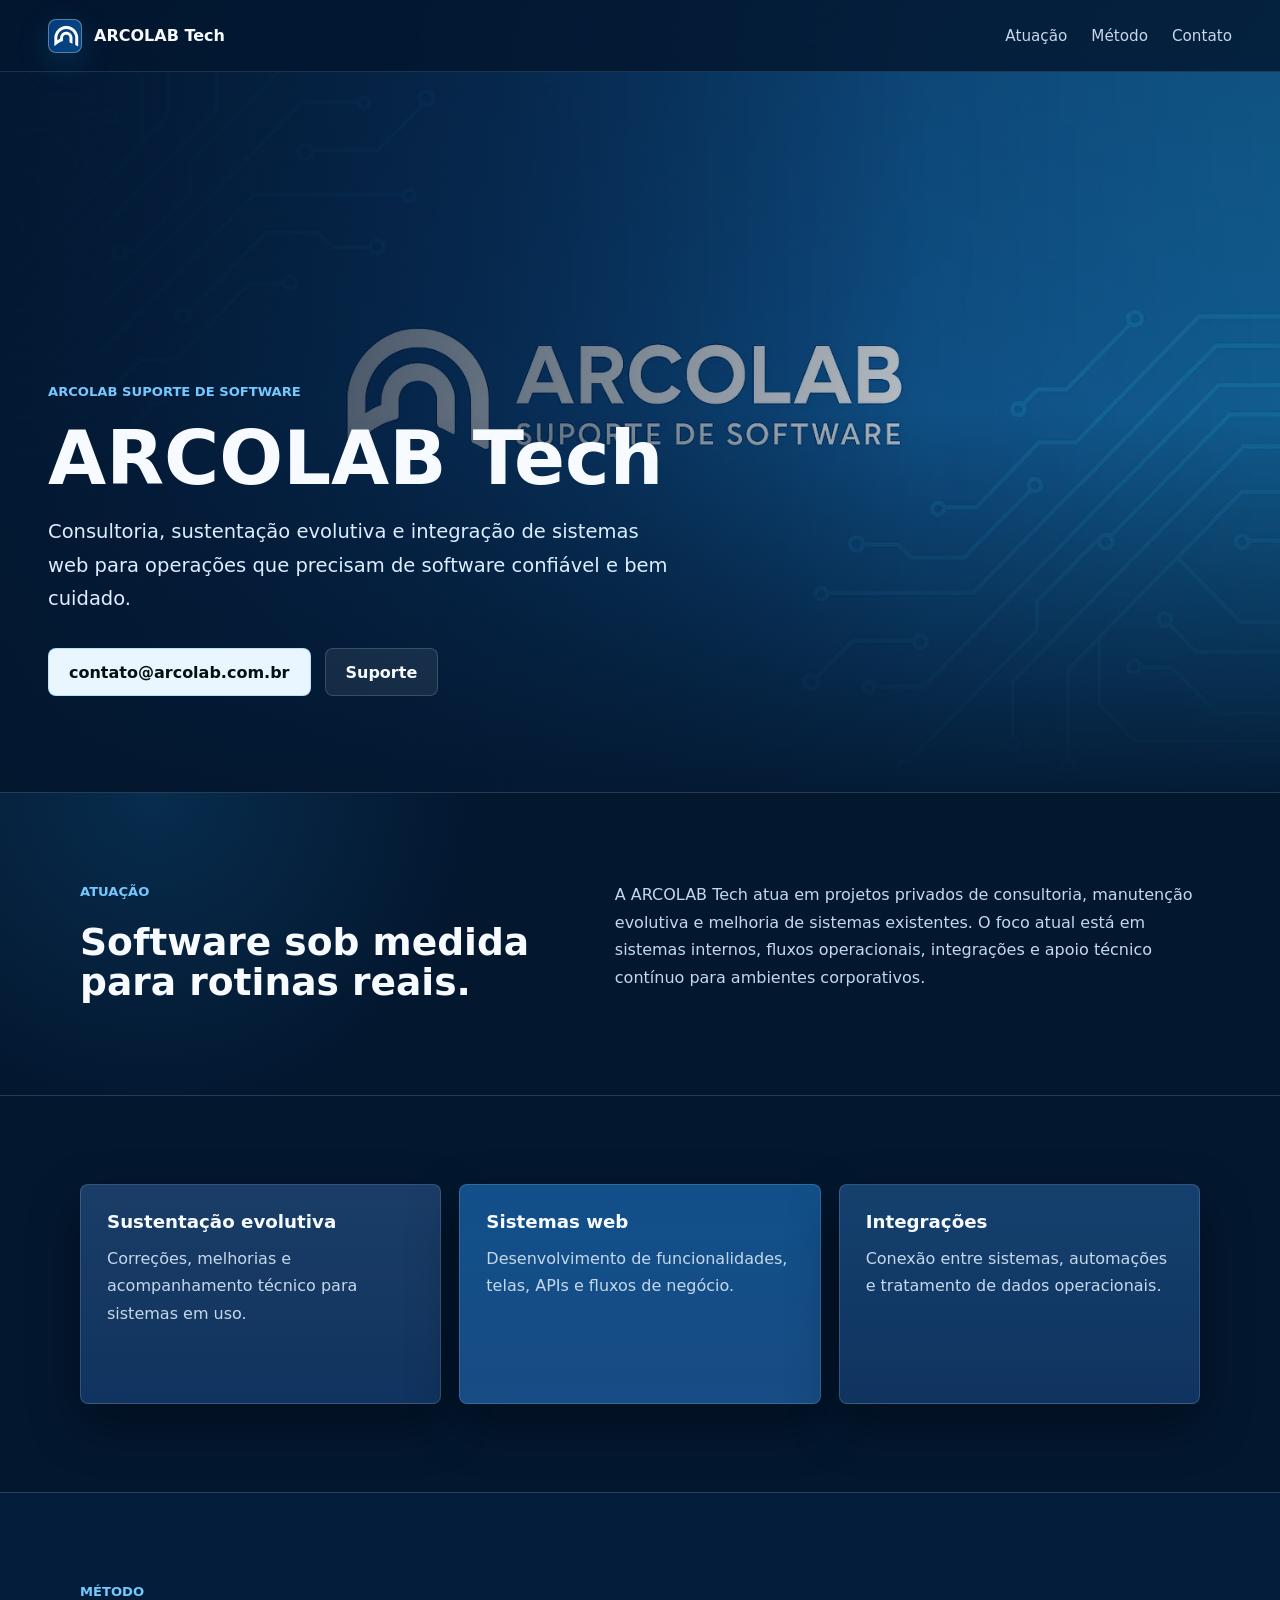
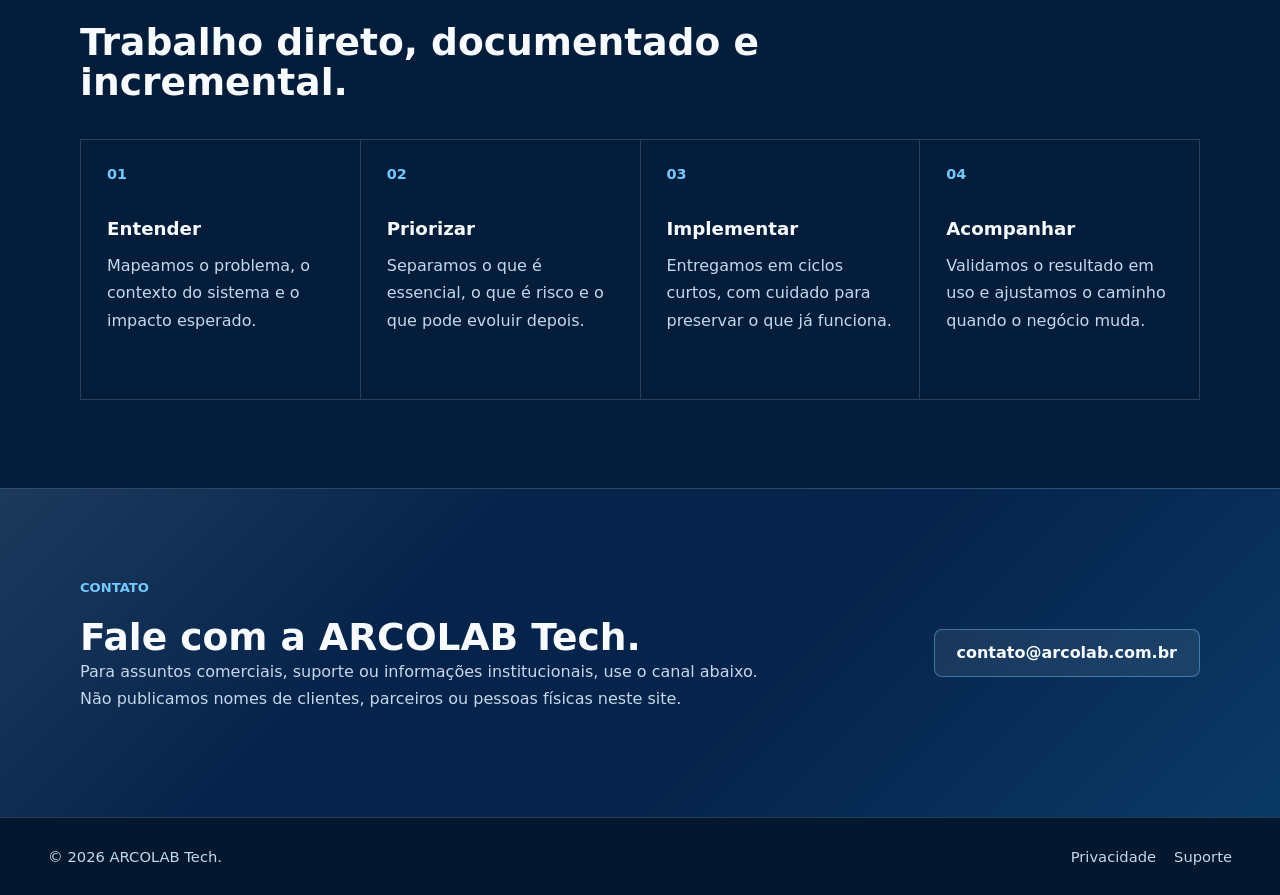
<file: index.html>
<!doctype html>
<html lang="pt-BR">
  <head>
    <meta charset="utf-8" />
    <meta name="viewport" content="width=device-width, initial-scale=1" />
    <title>ARCOLAB Tech | Consultoria de Software</title>
    <meta
      name="description"
      content="ARCOLAB Tech presta consultoria de software para evolução, sustentação e integração de sistemas web corporativos."
    />
    <meta name="theme-color" content="#0a1718" />
    <meta property="og:title" content="ARCOLAB Tech" />
    <meta
      property="og:description"
      content="Consultoria de software para evolução, sustentação e integração de sistemas web corporativos."
    />
    <meta property="og:type" content="website" />
    <meta property="og:url" content="https://tech.arcolab.com.br/" />
    <meta property="og:image" content="https://tech.arcolab.com.br/assets/arcolab-institutional-bg.png" />
    <link rel="canonical" href="https://tech.arcolab.com.br/" />
    <link rel="icon" href="assets/icons/favicon-32.png" sizes="32x32" type="image/png" />
    <link rel="icon" href="assets/icons/favicon-64.png" sizes="64x64" type="image/png" />
    <link rel="apple-touch-icon" href="assets/icons/apple-touch-icon.png" />
    <link rel="stylesheet" href="styles.css" />
  </head>
  <body>
    <header class="site-header" aria-label="Navegação principal">
      <a class="brand" href="index.html" aria-label="ARCOLAB Tech">
        <span class="brand-mark" aria-hidden="true"></span>
        <span>ARCOLAB Tech</span>
      </a>
      <nav class="nav-links" aria-label="Links principais">
        <a href="#atuacao">Atuação</a>
        <a href="#metodo">Método</a>
        <a href="#contato">Contato</a>
      </nav>
    </header>

    <main>
      <section class="hero" aria-label="Apresentação da ARCOLAB Tech">
        <picture class="hero-media" aria-hidden="true">
          <source srcset="assets/arcolab-institutional-bg.webp" type="image/webp" />
          <img src="assets/arcolab-institutional-bg.png" alt="" fetchpriority="high" />
        </picture>
        <div class="hero-overlay" aria-hidden="true"></div>
        <div class="hero-content">
          <p class="eyebrow">ARCOLAB Suporte de Software</p>
          <h1>ARCOLAB Tech</h1>
          <p class="hero-copy">
            Consultoria, sustentação evolutiva e integração de sistemas web para
            operações que precisam de software confiável e bem cuidado.
          </p>
          <div class="hero-actions">
            <a class="button button-primary" href="mailto:contato@arcolab.com.br">contato@arcolab.com.br</a>
            <a class="button button-secondary" href="support.html">Suporte</a>
          </div>
        </div>
      </section>

      <section class="section section-intro" id="atuacao">
        <div class="section-inner split">
          <div>
            <p class="eyebrow">Atuação</p>
            <h2>Software sob medida para rotinas reais.</h2>
          </div>
          <p>
            A ARCOLAB Tech atua em projetos privados de consultoria, manutenção
            evolutiva e melhoria de sistemas existentes. O foco atual está em
            sistemas internos, fluxos operacionais, integrações e apoio técnico
            contínuo para ambientes corporativos.
          </p>
        </div>
      </section>

      <section class="section section-services" aria-label="Serviços">
        <div class="section-inner service-grid">
          <article class="service-card">
            <h3>Sustentação evolutiva</h3>
            <p>Correções, melhorias e acompanhamento técnico para sistemas em uso.</p>
          </article>
          <article class="service-card">
            <h3>Sistemas web</h3>
            <p>Desenvolvimento de funcionalidades, telas, APIs e fluxos de negócio.</p>
          </article>
          <article class="service-card">
            <h3>Integrações</h3>
            <p>Conexão entre sistemas, automações e tratamento de dados operacionais.</p>
          </article>
        </div>
      </section>

      <section class="section section-process" id="metodo">
        <div class="section-inner">
          <div class="section-heading">
            <p class="eyebrow">Método</p>
            <h2>Trabalho direto, documentado e incremental.</h2>
          </div>
          <div class="process-list">
            <div class="process-item">
              <span>01</span>
              <h3>Entender</h3>
              <p>Mapeamos o problema, o contexto do sistema e o impacto esperado.</p>
            </div>
            <div class="process-item">
              <span>02</span>
              <h3>Priorizar</h3>
              <p>Separamos o que é essencial, o que é risco e o que pode evoluir depois.</p>
            </div>
            <div class="process-item">
              <span>03</span>
              <h3>Implementar</h3>
              <p>Entregamos em ciclos curtos, com cuidado para preservar o que já funciona.</p>
            </div>
            <div class="process-item">
              <span>04</span>
              <h3>Acompanhar</h3>
              <p>Validamos o resultado em uso e ajustamos o caminho quando o negócio muda.</p>
            </div>
          </div>
        </div>
      </section>

      <section class="section section-contact" id="contato">
        <div class="section-inner contact-panel">
          <div>
            <p class="eyebrow">Contato</p>
            <h2>Fale com a ARCOLAB Tech.</h2>
            <p>
              Para assuntos comerciais, suporte ou informações institucionais,
              use o canal abaixo. Não publicamos nomes de clientes, parceiros ou
              pessoas físicas neste site.
            </p>
          </div>
          <a class="contact-link" href="mailto:contato@arcolab.com.br">contato@arcolab.com.br</a>
        </div>
      </section>
    </main>

    <footer class="site-footer">
      <span>&copy; <span id="current-year">2026</span> ARCOLAB Tech.</span>
      <span class="footer-links">
        <a href="privacy.html">Privacidade</a>
        <a href="support.html">Suporte</a>
      </span>
    </footer>

    <script src="script.js"></script>
  </body>
</html>
</file>
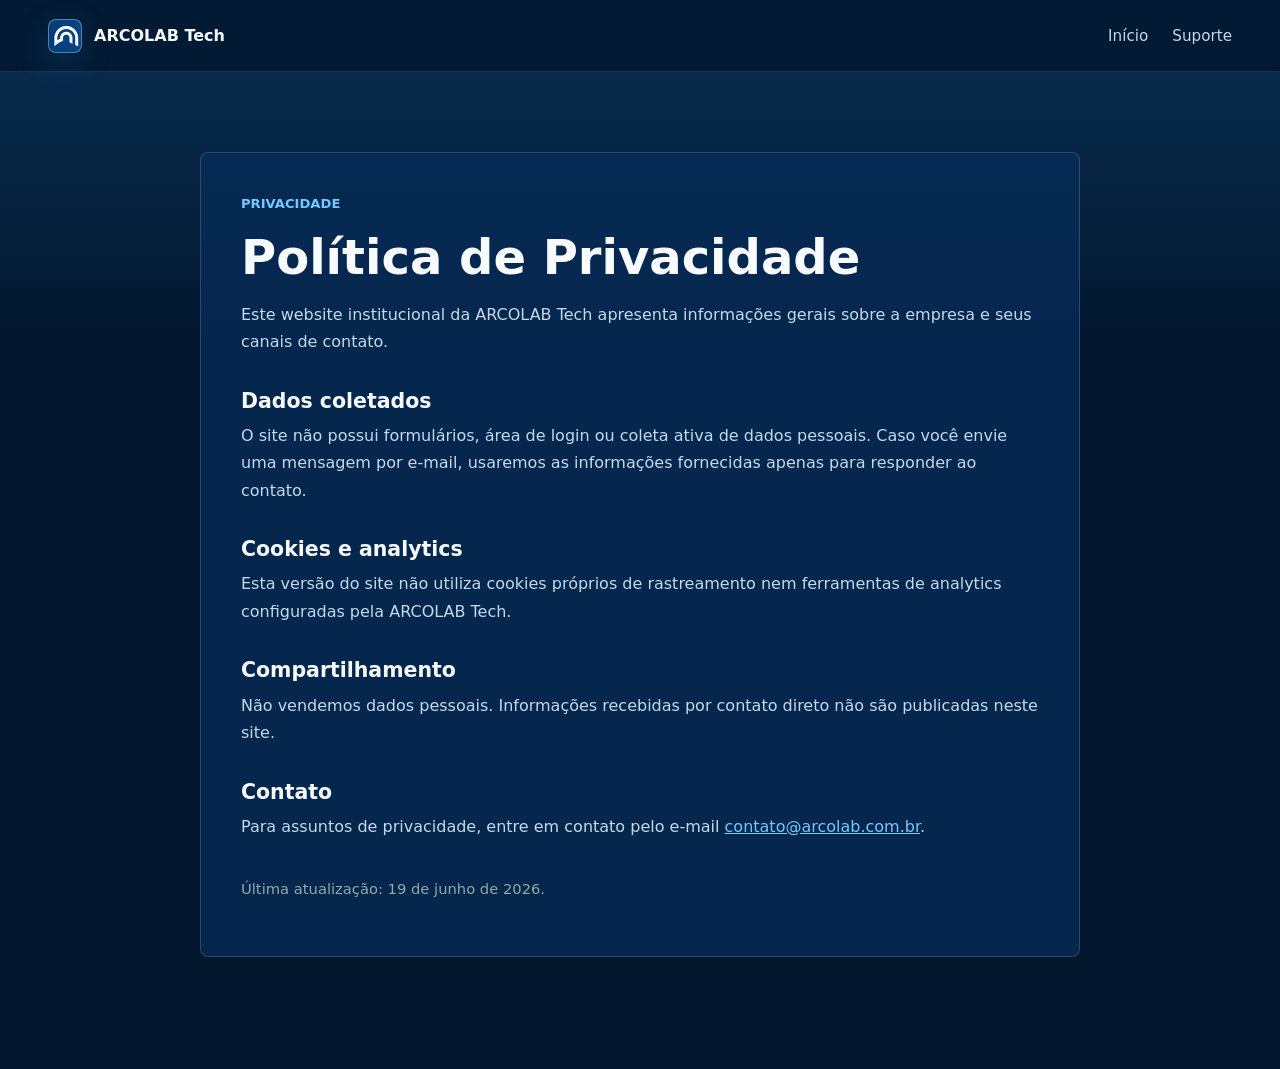
<file: privacy.html>
<!doctype html>
<html lang="pt-BR">
  <head>
    <meta charset="utf-8" />
    <meta name="viewport" content="width=device-width, initial-scale=1" />
    <title>Privacidade | ARCOLAB Tech</title>
    <meta
      name="description"
      content="Política de privacidade da ARCOLAB Tech para o website institucional."
    />
    <meta name="theme-color" content="#0a1718" />
    <link rel="canonical" href="https://tech.arcolab.com.br/privacy.html" />
    <link rel="icon" href="assets/icons/favicon-32.png" sizes="32x32" type="image/png" />
    <link rel="icon" href="assets/icons/favicon-64.png" sizes="64x64" type="image/png" />
    <link rel="apple-touch-icon" href="assets/icons/apple-touch-icon.png" />
    <link rel="stylesheet" href="styles.css" />
  </head>
  <body class="simple-page">
    <header class="site-header simple-header" aria-label="Navegação principal">
      <a class="brand" href="index.html" aria-label="ARCOLAB Tech">
        <span class="brand-mark" aria-hidden="true"></span>
        <span>ARCOLAB Tech</span>
      </a>
      <nav class="nav-links" aria-label="Links principais">
        <a href="index.html">Início</a>
        <a href="support.html">Suporte</a>
      </nav>
    </header>

    <main class="legal-shell">
      <section class="legal-content">
        <p class="eyebrow">Privacidade</p>
        <h1>Política de Privacidade</h1>
        <p>
          Este website institucional da ARCOLAB Tech apresenta informações
          gerais sobre a empresa e seus canais de contato.
        </p>
        <h2>Dados coletados</h2>
        <p>
          O site não possui formulários, área de login ou coleta ativa de dados
          pessoais. Caso você envie uma mensagem por e-mail, usaremos as
          informações fornecidas apenas para responder ao contato.
        </p>
        <h2>Cookies e analytics</h2>
        <p>
          Esta versão do site não utiliza cookies próprios de rastreamento nem
          ferramentas de analytics configuradas pela ARCOLAB Tech.
        </p>
        <h2>Compartilhamento</h2>
        <p>
          Não vendemos dados pessoais. Informações recebidas por contato direto
          não são publicadas neste site.
        </p>
        <h2>Contato</h2>
        <p>
          Para assuntos de privacidade, entre em contato pelo e-mail
          <a href="mailto:contato@arcolab.com.br">contato@arcolab.com.br</a>.
        </p>
        <p class="legal-note">Última atualização: 19 de junho de 2026.</p>
      </section>
    </main>
  </body>
</html>
</file>
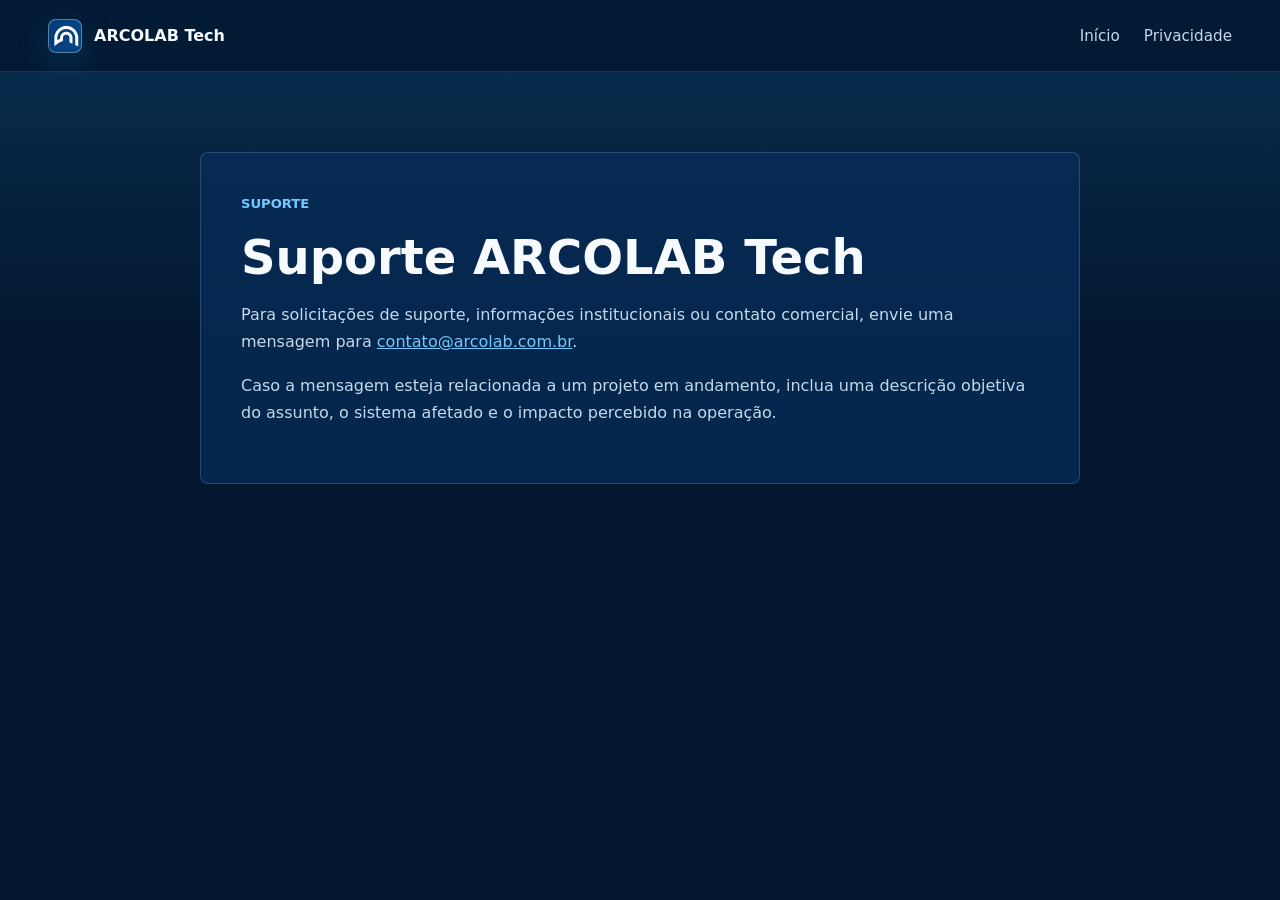
<file: support.html>
<!doctype html>
<html lang="pt-BR">
  <head>
    <meta charset="utf-8" />
    <meta name="viewport" content="width=device-width, initial-scale=1" />
    <title>Suporte | ARCOLAB Tech</title>
    <meta
      name="description"
      content="Canal de suporte institucional da ARCOLAB Tech."
    />
    <meta name="theme-color" content="#0a1718" />
    <link rel="canonical" href="https://tech.arcolab.com.br/support.html" />
    <link rel="icon" href="assets/icons/favicon-32.png" sizes="32x32" type="image/png" />
    <link rel="icon" href="assets/icons/favicon-64.png" sizes="64x64" type="image/png" />
    <link rel="apple-touch-icon" href="assets/icons/apple-touch-icon.png" />
    <link rel="stylesheet" href="styles.css" />
  </head>
  <body class="simple-page">
    <header class="site-header simple-header" aria-label="Navegação principal">
      <a class="brand" href="index.html" aria-label="ARCOLAB Tech">
        <span class="brand-mark" aria-hidden="true"></span>
        <span>ARCOLAB Tech</span>
      </a>
      <nav class="nav-links" aria-label="Links principais">
        <a href="index.html">Início</a>
        <a href="privacy.html">Privacidade</a>
      </nav>
    </header>

    <main class="legal-shell">
      <section class="legal-content">
        <p class="eyebrow">Suporte</p>
        <h1>Suporte ARCOLAB Tech</h1>
        <p>
          Para solicitações de suporte, informações institucionais ou contato
          comercial, envie uma mensagem para
          <a href="mailto:contato@arcolab.com.br">contato@arcolab.com.br</a>.
        </p>
        <p>
          Caso a mensagem esteja relacionada a um projeto em andamento, inclua
          uma descrição objetiva do assunto, o sistema afetado e o impacto
          percebido na operação.
        </p>
      </section>
    </main>
  </body>
</html>
</file>
<file: styles.css>
:root {
  color-scheme: dark;
  --bg: #03172f;
  --bg-soft: #06244b;
  --panel: #082d5a;
  --panel-strong: #104680;
  --text: #f7fbff;
  --muted: #c5d8eb;
  --line: rgba(216, 235, 255, 0.17);
  --blue-deep: #07326a;
  --blue: #156baa;
  --blue-bright: #1772b0;
  --sky: #73c9ff;
  --ice: #e9f6ff;
  --shadow: rgba(0, 0, 0, 0.35);
  font-family:
    Inter, ui-sans-serif, system-ui, -apple-system, BlinkMacSystemFont, "Segoe UI",
    sans-serif;
}

* {
  box-sizing: border-box;
}

html {
  scroll-behavior: smooth;
}

body {
  min-width: 320px;
  margin: 0;
  background: var(--bg);
  color: var(--text);
}

a {
  color: inherit;
}

.site-header {
  position: fixed;
  top: 0;
  left: 0;
  z-index: 10;
  display: flex;
  width: 100%;
  min-height: 72px;
  align-items: center;
  justify-content: space-between;
  gap: 24px;
  padding: 18px 48px;
  border-bottom: 1px solid rgba(229, 239, 236, 0.12);
  background: rgba(3, 23, 47, 0.82);
  backdrop-filter: blur(16px);
}

.simple-header {
  position: sticky;
}

.brand {
  display: inline-flex;
  align-items: center;
  gap: 12px;
  color: var(--text);
  font-size: 1rem;
  font-weight: 700;
  text-decoration: none;
}

.brand-mark {
  width: 34px;
  height: 34px;
  border: 1px solid rgba(233, 246, 255, 0.38);
  border-radius: 8px;
  background: #07326a url("assets/icons/favicon-64.png") center / cover no-repeat;
  box-shadow: 0 10px 30px rgba(21, 107, 170, 0.28);
  overflow: hidden;
}

.nav-links {
  display: flex;
  align-items: center;
  gap: 24px;
  color: var(--muted);
  font-size: 0.95rem;
}

.nav-links a {
  text-decoration: none;
}

.nav-links a:hover,
.nav-links a:focus-visible {
  color: var(--sky);
}

.hero {
  position: relative;
  min-height: 88vh;
  overflow: hidden;
  display: flex;
  align-items: flex-end;
  padding: 144px 48px 96px;
}

.hero-media,
.hero-overlay {
  position: absolute;
  inset: 0;
}

.hero-media {
  display: block;
  transform: scale(1.02);
}

.hero-media img {
  display: block;
  width: 100%;
  height: 100%;
  object-fit: cover;
  object-position: center right;
}

.hero-overlay {
  background:
    linear-gradient(90deg, rgba(3, 23, 47, 0.92) 0%, rgba(3, 23, 47, 0.5) 38%, rgba(3, 23, 47, 0.08) 72%),
    linear-gradient(0deg, rgba(3, 23, 47, 0.94) 0%, rgba(3, 23, 47, 0.22) 48%, rgba(3, 23, 47, 0.34) 100%);
}

.hero-content {
  position: relative;
  z-index: 1;
  width: min(720px, 100%);
}

.eyebrow {
  margin: 0 0 18px;
  color: var(--sky);
  font-size: 0.82rem;
  font-weight: 800;
  text-transform: uppercase;
}

h1,
h2,
h3,
p {
  margin-top: 0;
}

h1 {
  margin-bottom: 20px;
  font-size: 4.7rem;
  line-height: 0.98;
}

h2 {
  margin-bottom: 0;
  font-size: 2.35rem;
  line-height: 1.08;
}

h3 {
  margin-bottom: 12px;
  font-size: 1.14rem;
  line-height: 1.2;
}

p {
  color: var(--muted);
  font-size: 1rem;
  line-height: 1.72;
}

.hero-copy {
  max-width: 620px;
  margin-bottom: 32px;
  color: #dceeff;
  font-size: 1.22rem;
}

.hero-actions {
  display: flex;
  flex-wrap: wrap;
  gap: 14px;
}

.button,
.contact-link {
  display: inline-flex;
  min-height: 48px;
  align-items: center;
  justify-content: center;
  border-radius: 8px;
  font-weight: 800;
  text-decoration: none;
}

.button {
  padding: 0 20px;
}

.button-primary {
  border: 1px solid rgba(115, 201, 255, 0.46);
  background: var(--ice);
  color: #061011;
}

.button-primary:hover,
.button-primary:focus-visible {
  background: var(--sky);
}

.button-secondary {
  border: 1px solid var(--line);
  background: rgba(242, 247, 245, 0.08);
  color: var(--text);
}

.button-secondary:hover,
.button-secondary:focus-visible {
  border-color: rgba(115, 201, 255, 0.5);
}

.section {
  border-top: 1px solid var(--line);
}

.section-inner {
  width: min(1120px, calc(100% - 48px));
  margin: 0 auto;
  padding: 88px 0;
}

.section-intro {
  background:
    radial-gradient(circle at 12% 0%, rgba(23, 114, 176, 0.24), transparent 28%),
    var(--bg);
}

.split {
  display: grid;
  grid-template-columns: minmax(0, 0.9fr) minmax(0, 1.1fr);
  gap: 56px;
  align-items: start;
}

.section-heading {
  width: min(720px, 100%);
  margin-bottom: 36px;
}

.service-grid {
  display: grid;
  grid-template-columns: repeat(3, minmax(0, 1fr));
  gap: 18px;
}

.service-card {
  min-height: 220px;
  padding: 26px;
  border: 1px solid var(--line);
  border-radius: 8px;
  background:
    linear-gradient(180deg, rgba(247, 251, 255, 0.08), rgba(247, 251, 255, 0.03)),
    var(--panel);
  box-shadow: 0 20px 50px var(--shadow);
}

.service-card:nth-child(2) {
  background:
    linear-gradient(180deg, rgba(23, 114, 176, 0.22), rgba(247, 251, 255, 0.03)),
    var(--panel-strong);
}

.service-card:nth-child(3) {
  background:
    linear-gradient(180deg, rgba(115, 201, 255, 0.12), rgba(247, 251, 255, 0.03)),
    var(--panel);
}

.section-process {
  background: #041d3b;
}

.process-list {
  display: grid;
  grid-template-columns: repeat(4, minmax(0, 1fr));
  border-top: 1px solid var(--line);
  border-left: 1px solid var(--line);
}

.process-item {
  min-height: 260px;
  padding: 26px;
  border-right: 1px solid var(--line);
  border-bottom: 1px solid var(--line);
}

.process-item span {
  display: block;
  margin-bottom: 36px;
  color: var(--sky);
  font-size: 0.9rem;
  font-weight: 900;
}

.section-contact {
  background:
    linear-gradient(135deg, rgba(233, 246, 255, 0.1), transparent 32%),
    linear-gradient(315deg, rgba(21, 107, 170, 0.3), transparent 40%),
    var(--bg-soft);
}

.contact-panel {
  display: grid;
  grid-template-columns: minmax(0, 1fr) auto;
  gap: 40px;
  align-items: center;
}

.contact-panel p {
  max-width: 700px;
}

.contact-link {
  min-width: 260px;
  padding: 0 22px;
  border: 1px solid rgba(115, 201, 255, 0.42);
  background: rgba(247, 251, 255, 0.08);
  color: var(--text);
}

.contact-link:hover,
.contact-link:focus-visible {
  background: rgba(23, 114, 176, 0.32);
}

.site-footer {
  display: flex;
  align-items: center;
  justify-content: space-between;
  gap: 20px;
  padding: 30px 48px;
  border-top: 1px solid var(--line);
  color: var(--muted);
  font-size: 0.92rem;
}

.footer-links {
  display: flex;
  gap: 18px;
}

.footer-links a {
  text-decoration: none;
}

.footer-links a:hover,
.footer-links a:focus-visible {
  color: var(--sky);
}

.simple-page {
  min-height: 100vh;
  background:
    linear-gradient(180deg, rgba(23, 114, 176, 0.28), transparent 340px),
    var(--bg);
}

.legal-shell {
  width: min(880px, calc(100% - 48px));
  margin: 0 auto;
  padding: 80px 0 112px;
}

.legal-content {
  border: 1px solid var(--line);
  border-radius: 8px;
  background: rgba(8, 45, 90, 0.74);
  padding: 40px;
}

.legal-content h1 {
  font-size: 3rem;
}

.legal-content h2 {
  margin-top: 34px;
  margin-bottom: 10px;
  font-size: 1.28rem;
}

.legal-content a {
  color: var(--sky);
}

.legal-note {
  margin-top: 36px;
  color: #91aaa6;
  font-size: 0.92rem;
}

:focus-visible {
  outline: 3px solid rgba(115, 201, 255, 0.86);
  outline-offset: 4px;
}

@media (max-width: 900px) {
  .site-header {
    padding: 16px 24px;
  }

  .hero {
    min-height: 84vh;
    padding: 128px 24px 72px;
  }

  .hero-overlay {
    background:
      linear-gradient(90deg, rgba(3, 23, 47, 0.92) 0%, rgba(3, 23, 47, 0.48) 100%),
      linear-gradient(0deg, rgba(3, 23, 47, 0.96) 0%, rgba(3, 23, 47, 0.22) 58%, rgba(3, 23, 47, 0.3) 100%);
  }

  h1 {
    font-size: 3.45rem;
  }

  h2 {
    font-size: 2rem;
  }

  .section-inner {
    width: min(100% - 32px, 720px);
    padding: 72px 0;
  }

  .split,
  .service-grid,
  .contact-panel {
    grid-template-columns: 1fr;
  }

  .process-list {
    grid-template-columns: repeat(2, minmax(0, 1fr));
  }
}

@media (max-width: 640px) {
  .site-header {
    position: sticky;
    flex-direction: column;
    align-items: flex-start;
    gap: 14px;
  }

  .nav-links {
    width: 100%;
    justify-content: space-between;
    gap: 10px;
    font-size: 0.9rem;
  }

  .hero {
    min-height: auto;
    padding: 64px 20px 68px;
  }

  h1 {
    font-size: 2.7rem;
  }

  h2 {
    font-size: 1.72rem;
  }

  .hero-copy {
    font-size: 1.08rem;
  }

  .button,
  .contact-link {
    width: 100%;
  }

  .process-list {
    grid-template-columns: 1fr;
  }

  .process-item {
    min-height: 210px;
  }

  .site-footer {
    align-items: flex-start;
    flex-direction: column;
    padding: 28px 20px;
  }

  .legal-shell {
    width: min(100% - 32px, 880px);
    padding: 48px 0 80px;
  }

  .legal-content {
    padding: 28px 22px;
  }

  .legal-content h1 {
    font-size: 2.25rem;
  }
}
</file>
